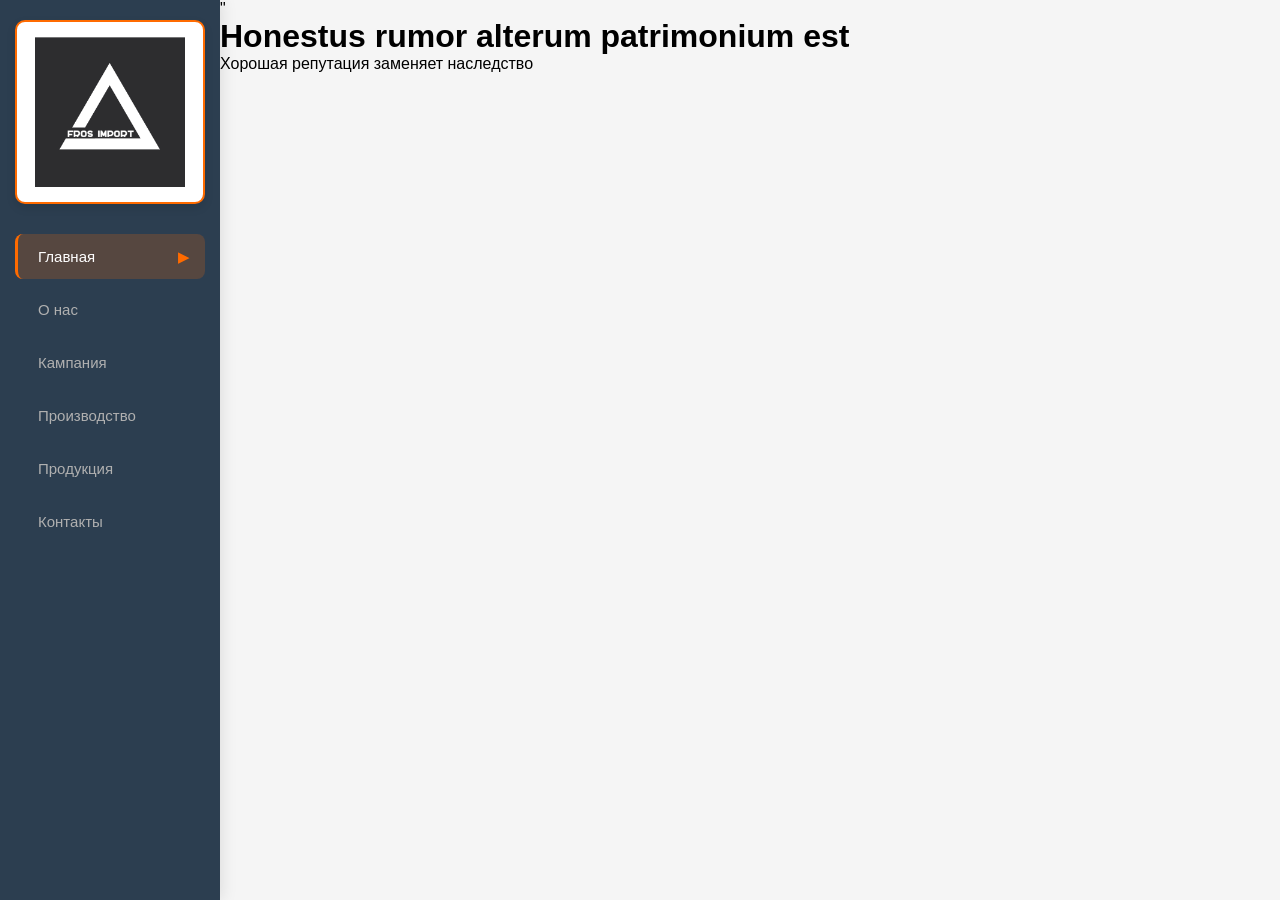
<file: index.html>
<!DOCTYPE html>
<html lang="ru">
<head>
    <style>
@media (max-width: 768px) {
    .slogan-container, .slogan-top, .content-wrapper, .main-content-area {
        width: 100% !important;
        max-width: 100% !important;
        padding: 0 !important;
        margin: 0 !important;
        display: block !important;
        box-sizing: border-box !important;
    }
    .compact-slogan {
        width: calc(100% - 20px) !important;
        margin-left: 10px !important;
        margin-right: 10px !important;
        max-width: none !important;
        padding: 8px 12px !important;
        display: flex !important;
        flex-direction: column !important;
        align-items: center !important;
        justify-content: center !important;
        gap: 4px !important;
        background: rgba(255,255,255,0.95) !important;
        border: 2px solid #ff6b00 !important;
        border-radius: 8px !important;
    }
    .latin-quote {
        font-size: 12px !important;
        line-height: 1.2 !important;
        text-align: center !important;
        margin: 0 !important;
        white-space: normal !important;
        word-break: keep-all !important;
    }
    .russian-translation {
        font-size: 10px !important;
        text-align: center !important;
        margin: 0 !important;
        white-space: normal !important;
        word-break: keep-all !important;
    }
    .quote-decoration {
        font-size: 20px !important;
        margin: 0 !important;
        margin-bottom: 4px !important;
        line-height: 1 !important;
    }
}
</style>
    <meta charset="UTF-8">
    <meta name="viewport" content="width=device-width, initial-scale=1.0">
    <title>Fros import - Главная</title>
    <link rel="stylesheet" href="sidebar.css"/>
    <link rel="stylesheet" href="home-styles.css">
    
</head>
    <body>
       <aside class="common-sidebar">
           <div class="common-logo-container">
           
    <img src="image/Fross.png" alt="Логотип" class="common-logo">
            </div>
    <nav class="common-nav">
        <a href="index.html" class="common-nav-link active">Главная</a>
        <a href="О нас/index.html" class="common-nav-link">О нас</a>
        <a href="Кампания/index.html" class="common-nav-link">Кампания</a>
        <a href="Производство/index.html" class="common-nav-link">Производство</a>
        <a href="Продукция/index.html" class="common-nav-link">Продукция</a>
        <a href="Контакты/index.html" class="common-nav-link">Контакты</a>
        
            </nav>
            </aside>
            <main class="main-content-area">
                <div class="slogan-container">
            <div class="slogan-top">
                <div class="compact-slogan">
                    <div class="quote-decoration">"</div>
                   <div class="slogan-text">
               <h1 class="latin-quote">Honestus rumor alterum patrimonium est</h1>
                   <p class="russian-translation">Хорошая репутация заменяет наследство</p> 
                    </div>
            </div>
            </div>
        
        </div>
                <div class="content-wrapper">
                <div class="full-background"></div>  
                </div>
        </main>
    </body>
               
</html>
</file>
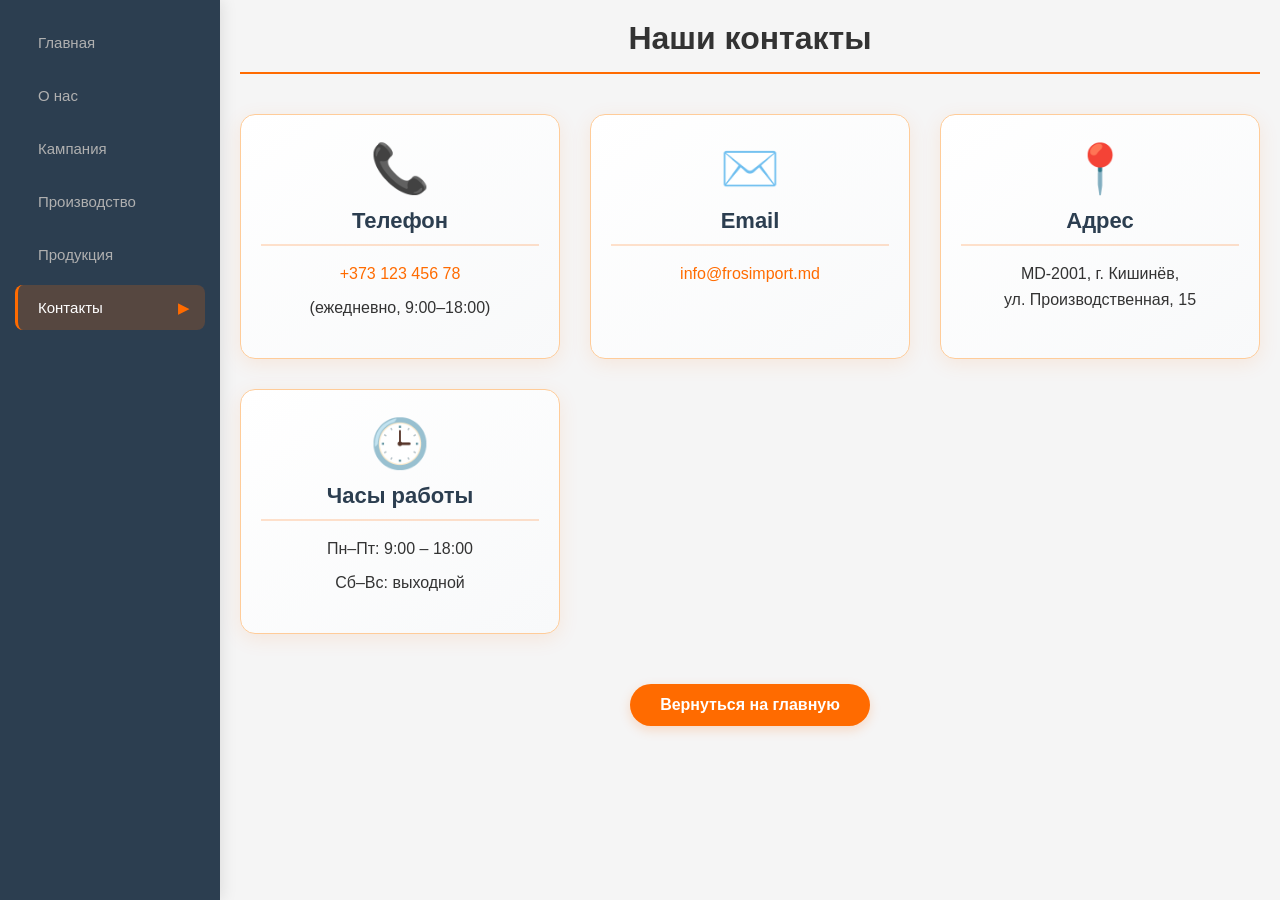
<file: Контакты/index.html>
<!DOCTYPE html>
<html lang="ru">
<head>
    <meta charset="UTF-8">
    <meta name="viewport" content="width=device-width, initial-scale=1.0">
    <title>Контакты - Fros Import</title>
    <link rel="stylesheet" href="../sidebar.css">
    <link rel="stylesheet" href="style.css">
    <!-- <link rel="stylesheet" href="../styles.css"> -->
</head>
<body>
    <aside class="common-sidebar without-logo">
        <nav class="common-nav">
            <a href="../index.html" class="common-nav-link">Главная</a>
            <a href="../О нас/index.html" class="common-nav-link">О нас</a>
            <a href="../Кампания/index.html" class="common-nav-link">Кампания</a>
            <a href="../Производство/index.html" class="common-nav-link">Производство</a>
            <a href="../Продукция/index.html" class="common-nav-link">Продукция</a>
            <a href="../Контакты/index.html" class="common-nav-link active">Контакты</a>
        </nav>
    </aside>

    <main class="main-content-area">
        <div class="content-wrapper">
            <h1 class="page-title">Наши контакты</h1>

            <div class="contacts-grid">
                <div class="contact-card">
                    <div class="contact-icon">📞</div>
                    <h3>Телефон</h3>
                    <p><a href="tel:+37312345678">+373 123 456 78</a></p>
                    <p class="contact-note">(ежедневно, 9:00–18:00)</p>
                </div>

                <div class="contact-card">
                    <div class="contact-icon">✉️</div>
                    <h3>Email</h3>
                    <p><a href="mailto:info@frosimport.md">info@frosimport.md</a></p>
                </div>

                <div class="contact-card">
                    <div class="contact-icon">📍</div>
                    <h3>Адрес</h3>
                    <p>MD-2001, г. Кишинёв,<br>ул. Производственная, 15</p>
                </div>

                <div class="contact-card">
                    <div class="contact-icon">🕒</div>
                    <h3>Часы работы</h3>
                    <p>Пн–Пт: 9:00 – 18:00</p>
                    <p>Сб–Вс: выходной</p>
                </div>
            </div>

            <div class="back-link">
                <a href="../index.html">Вернуться на главную</a>
            </div>
        </div>
    </main>
</body>
</html>
</file>
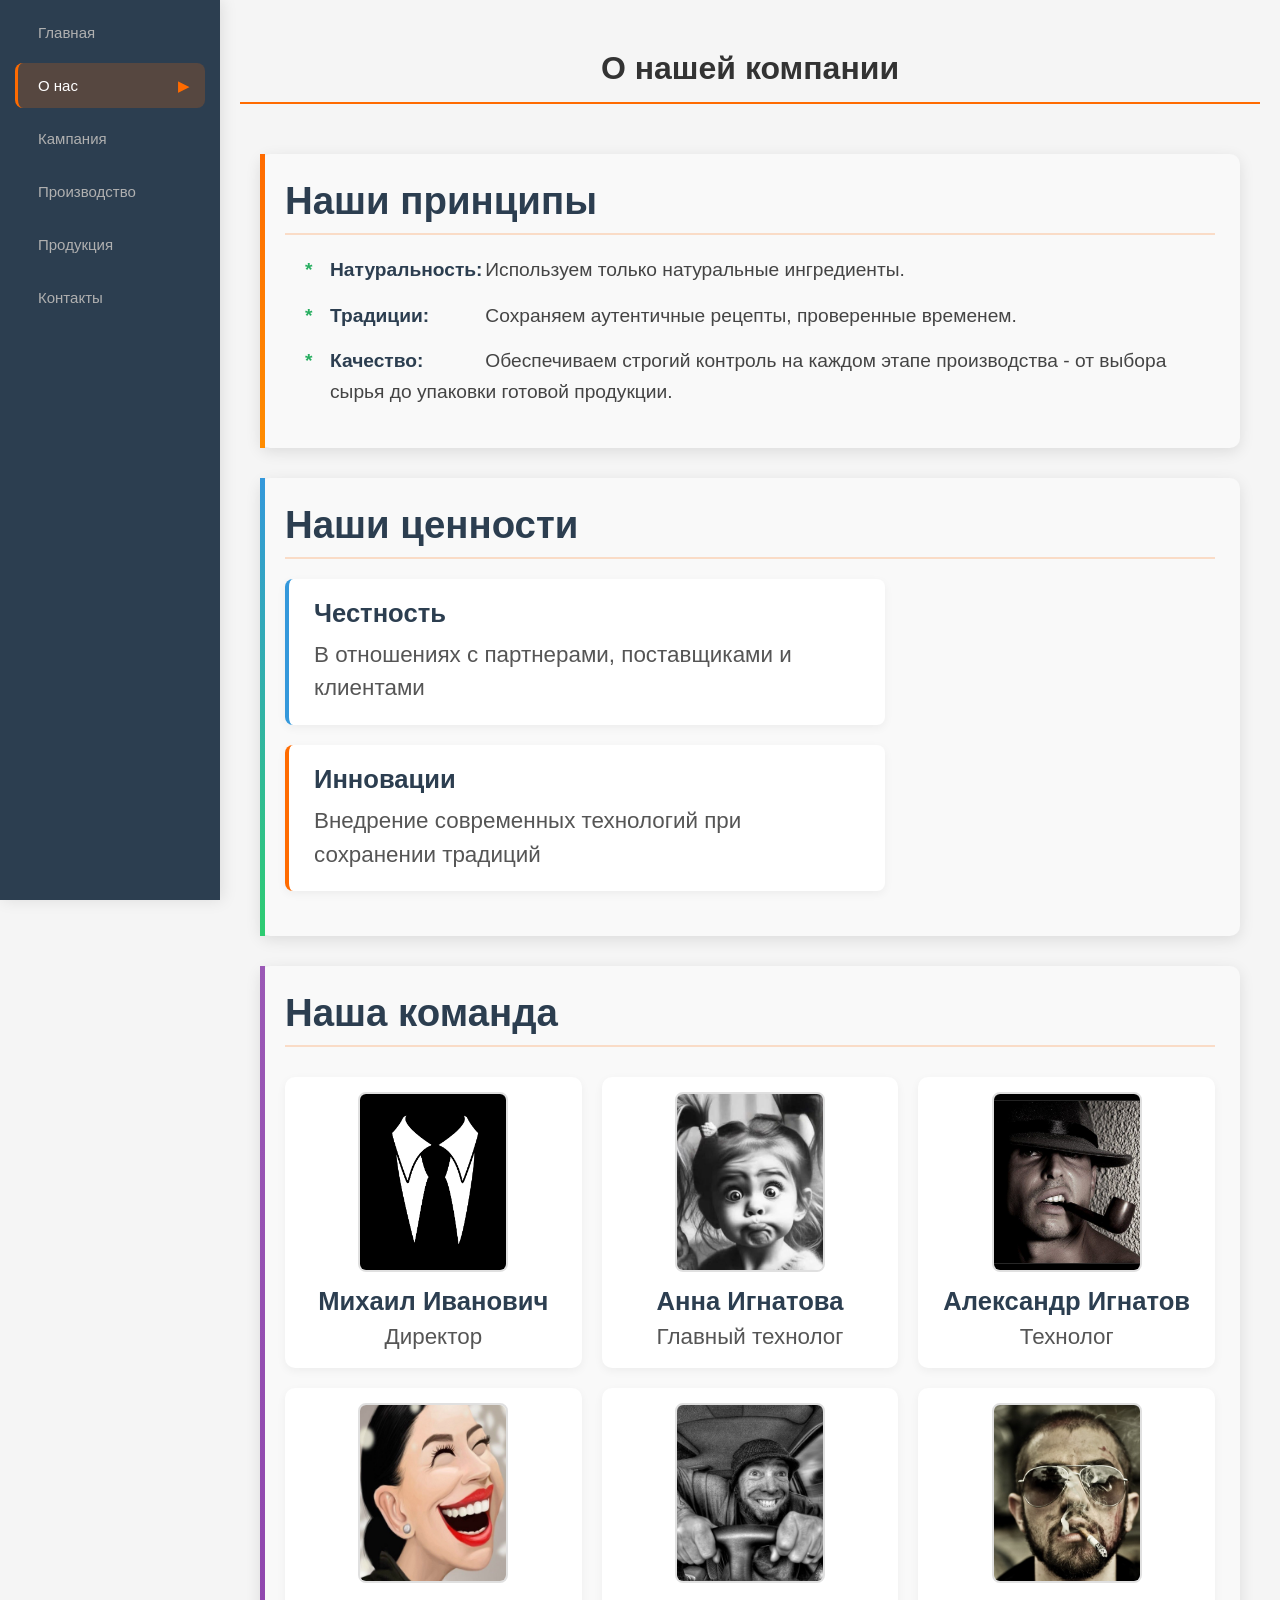
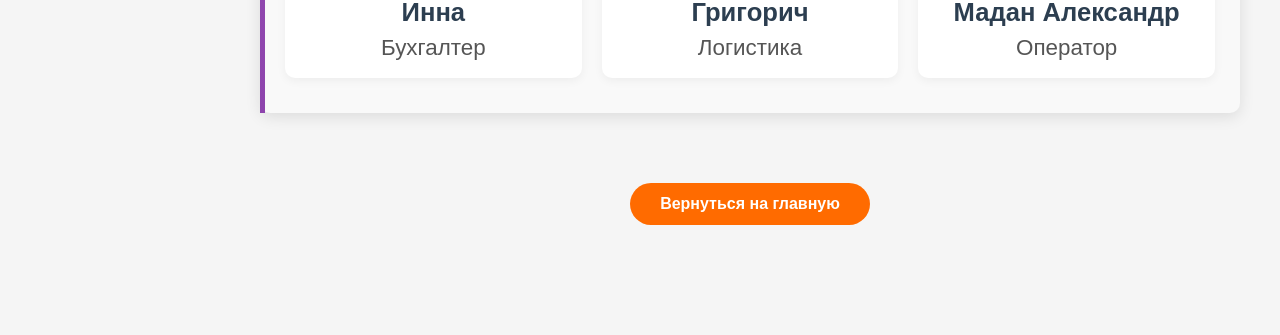
<file: О нас/index.html>
<!DOCTYPE html>
<html lang="ru">
<head>
    <meta charset="UTF-8">
    <meta name="viewport" content="width=device-width, initial-scale=1.0">
    <title>О нас - Fros Import SRL</title>
    <link rel="stylesheet" href="../sidebar.css">
    <link rel="stylesheet" href="style.css">
    <!-- <link rel="stylesheet" href="../styles.css"> --> <!-- закомментировано, если не нужен -->
</head>
<body>
    <aside class="common-sidebar without-logo">
        <nav class="common-nav">
            <a href="../index.html" class="common-nav-link">Главная</a>
            <a href="../О нас/index.html" class="common-nav-link active">О нас</a>
            <a href="../Кампания/index.html" class="common-nav-link">Кампания</a>
            <a href="../Производство/index.html" class="common-nav-link">Производство</a>
            <a href="../Продукция/index.html" class="common-nav-link">Продукция</a>
            <a href="../Контакты/index.html" class="common-nav-link">Контакты</a>
        </nav>
    </aside>

    <main class="main-content-area">
        <div class="content-wrapper">
            <h1 class="page-title">О нашей компании</h1>

            <div class="about-container">
                <div class="about-item">
                    <h3 class="about-subtitle">Наши принципы</h3>
                    <ul class="about-list">
                        <li><strong>Натуральность:</strong> Используем только натуральные ингредиенты.</li>
                        <li><strong>Традиции:</strong> Сохраняем аутентичные рецепты, проверенные временем.</li>
                        <li><strong>Качество:</strong> Обеспечиваем строгий контроль на каждом этапе производства - от выбора сырья до упаковки готовой продукции.</li>
                    </ul>
                </div>

                <div class="about-item values-item">
                    <h3 class="about-subtitle">Наши ценности</h3>
                    <div class="value-container">
                        <div class="value-card">
                            <h4>Честность</h4>
                            <p>В отношениях с партнерами, поставщиками и клиентами</p>
                        </div>
                        <div class="value-card">
                            <h4>Инновации</h4>
                            <p>Внедрение современных технологий при сохранении традиций</p>
                        </div>
                    </div>
                </div>

                <div class="about-item">
                    <h3 class="about-subtitle">Наша команда</h3>
                    <div class="team-container">
                        <div class="team-member">
                            <div class="photo-placeholder">
                                <img src="image/team8.jpg" onerror="this.onerror=null; this.src='https://via.placeholder.com/150x180/3498db/ffffff?text=Фото'">
                            </div>
                            <h4>Михаил Иванович</h4>
                            <p>Директор</p>
                        </div>
                        <div class="team-member">
                            <div class="photo-placeholder">
                                <img src="image/team1.jpg" onerror="this.onerror=null; this.src='https://via.placeholder.com/150x180/3498db/ffffff?text=Фото'">
                            </div>
                            <h4>Анна Игнатова</h4>
                            <p>Главный технолог</p>
                        </div>
                        <div class="team-member">
                            <div class="photo-placeholder">
                                <img src="image/team7.jpg" onerror="this.onerror=null; this.src='https://via.placeholder.com/150x180/3498db/ffffff?text=Фото'">
                            </div>
                            <h4>Александр Игнатов</h4>
                            <p>Технолог</p>
                        </div>
                        <div class="team-member">
                            <div class="photo-placeholder">
                                <img src="image/team4.jpg" onerror="this.onerror=null; this.src='https://via.placeholder.com/150x180/3498db/ffffff?text=Фото'">
                            </div>
                            <h4>Инна</h4>
                            <p>Бухгалтер</p>
                        </div>
                        <div class="team-member">
                            <div class="photo-placeholder">
                                <img src="image/team3.jpg" onerror="this.onerror=null; this.src='https://via.placeholder.com/150x180/3498db/ffffff?text=Фото'">
                            </div>
                            <h4>Григорич</h4>
                            <p>Логистика</p>
                        </div>
                        <div class="team-member">
                            <div class="photo-placeholder">
                                <img src="image/first.jpg" onerror="this.onerror=null; this.src='https://via.placeholder.com/150x180/3498db/ffffff?text=Фото'">
                            </div>
                            <h4>Мадан Александр</h4>
                            <p>Оператор</p>
                        </div>
                    </div>
                </div>

                <div class="back-link">
                    <a href="../index.html">Вернуться на главную</a>
                </div>
            </div>
        </div>
    </main>
</body>
</html>
</file>
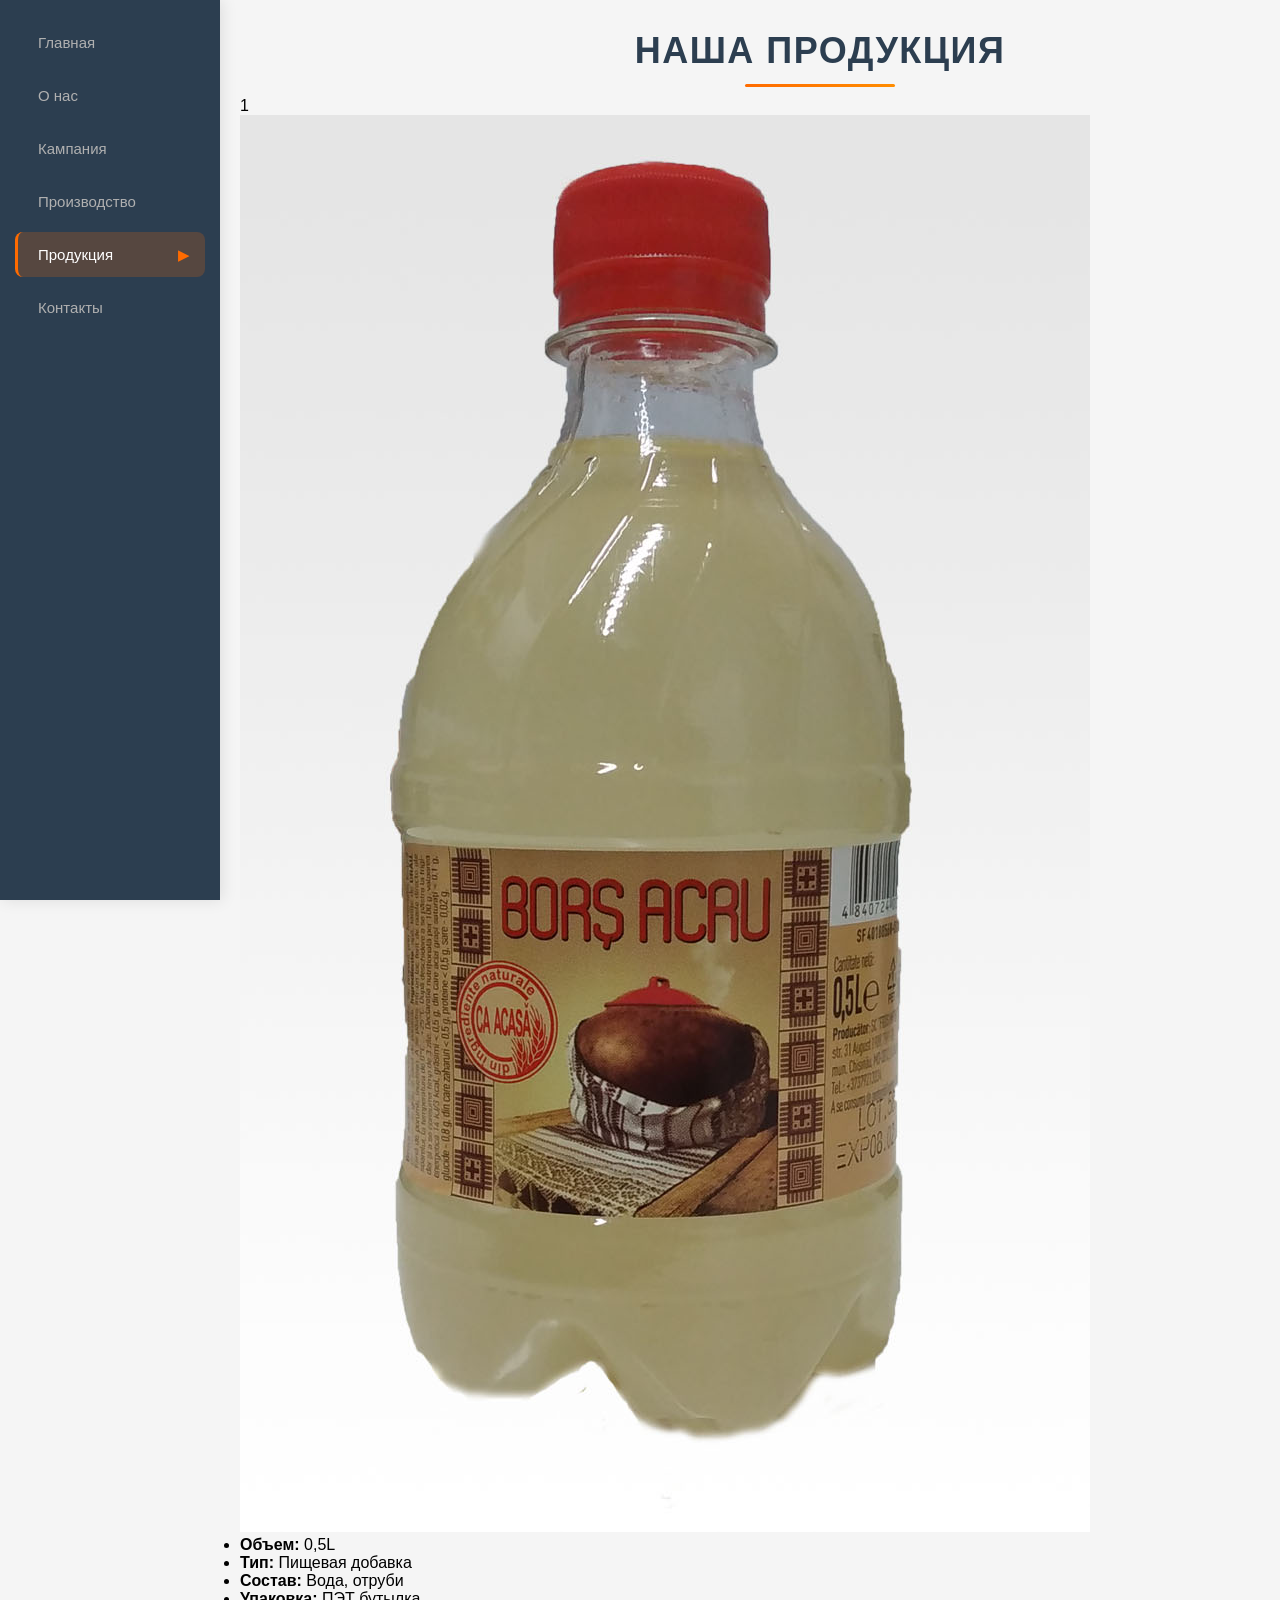
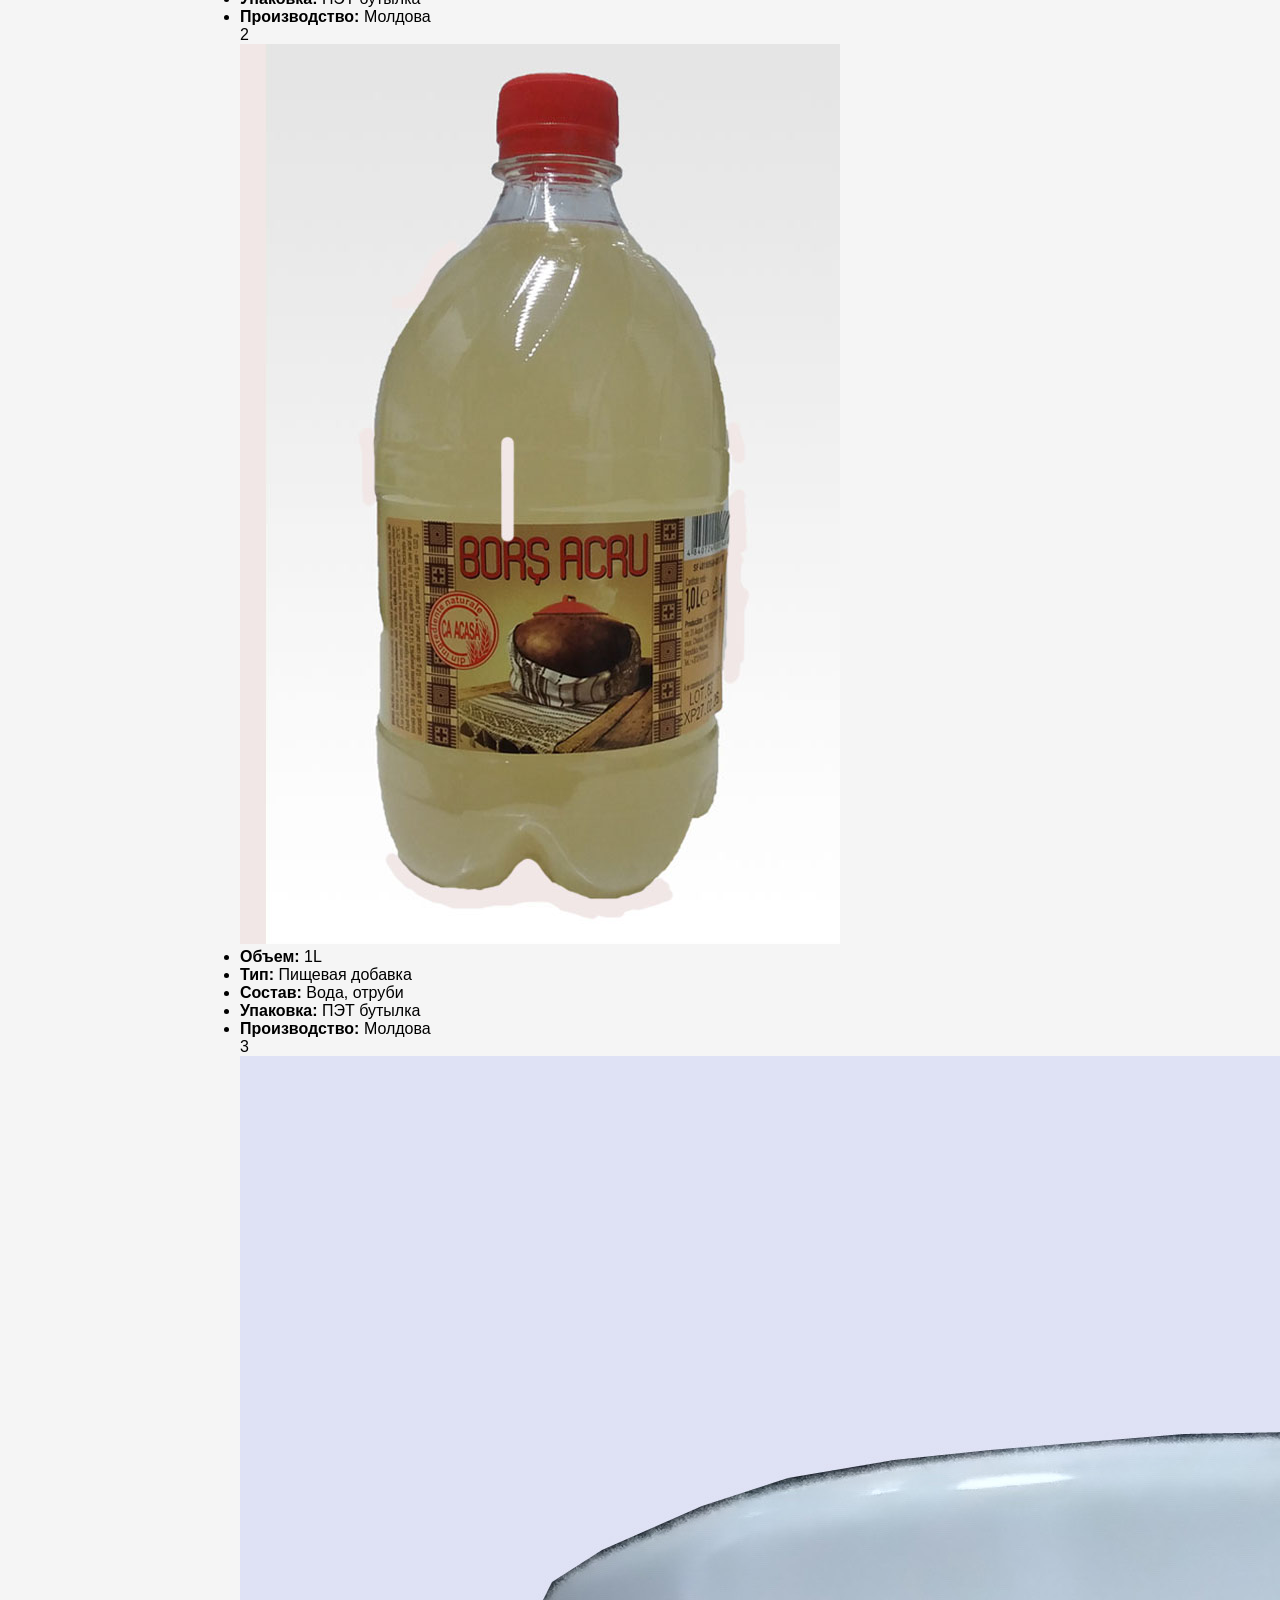
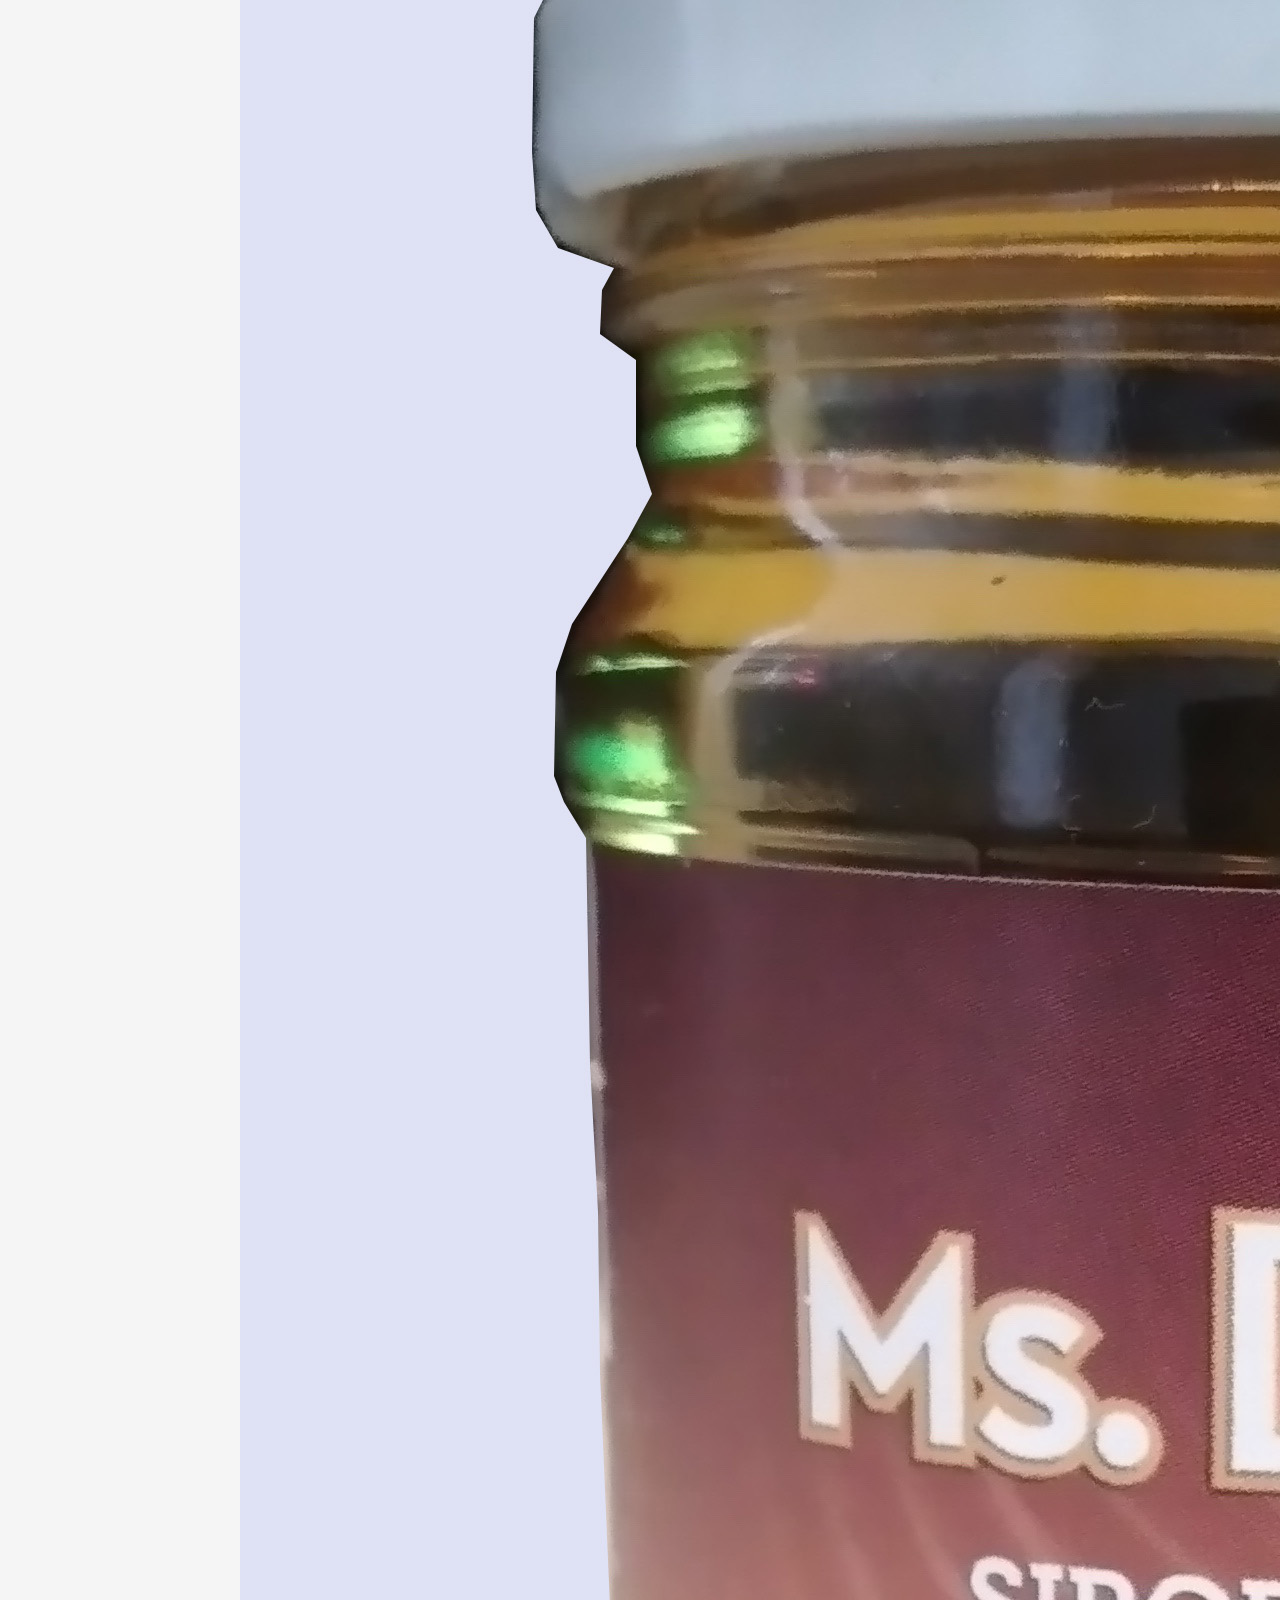
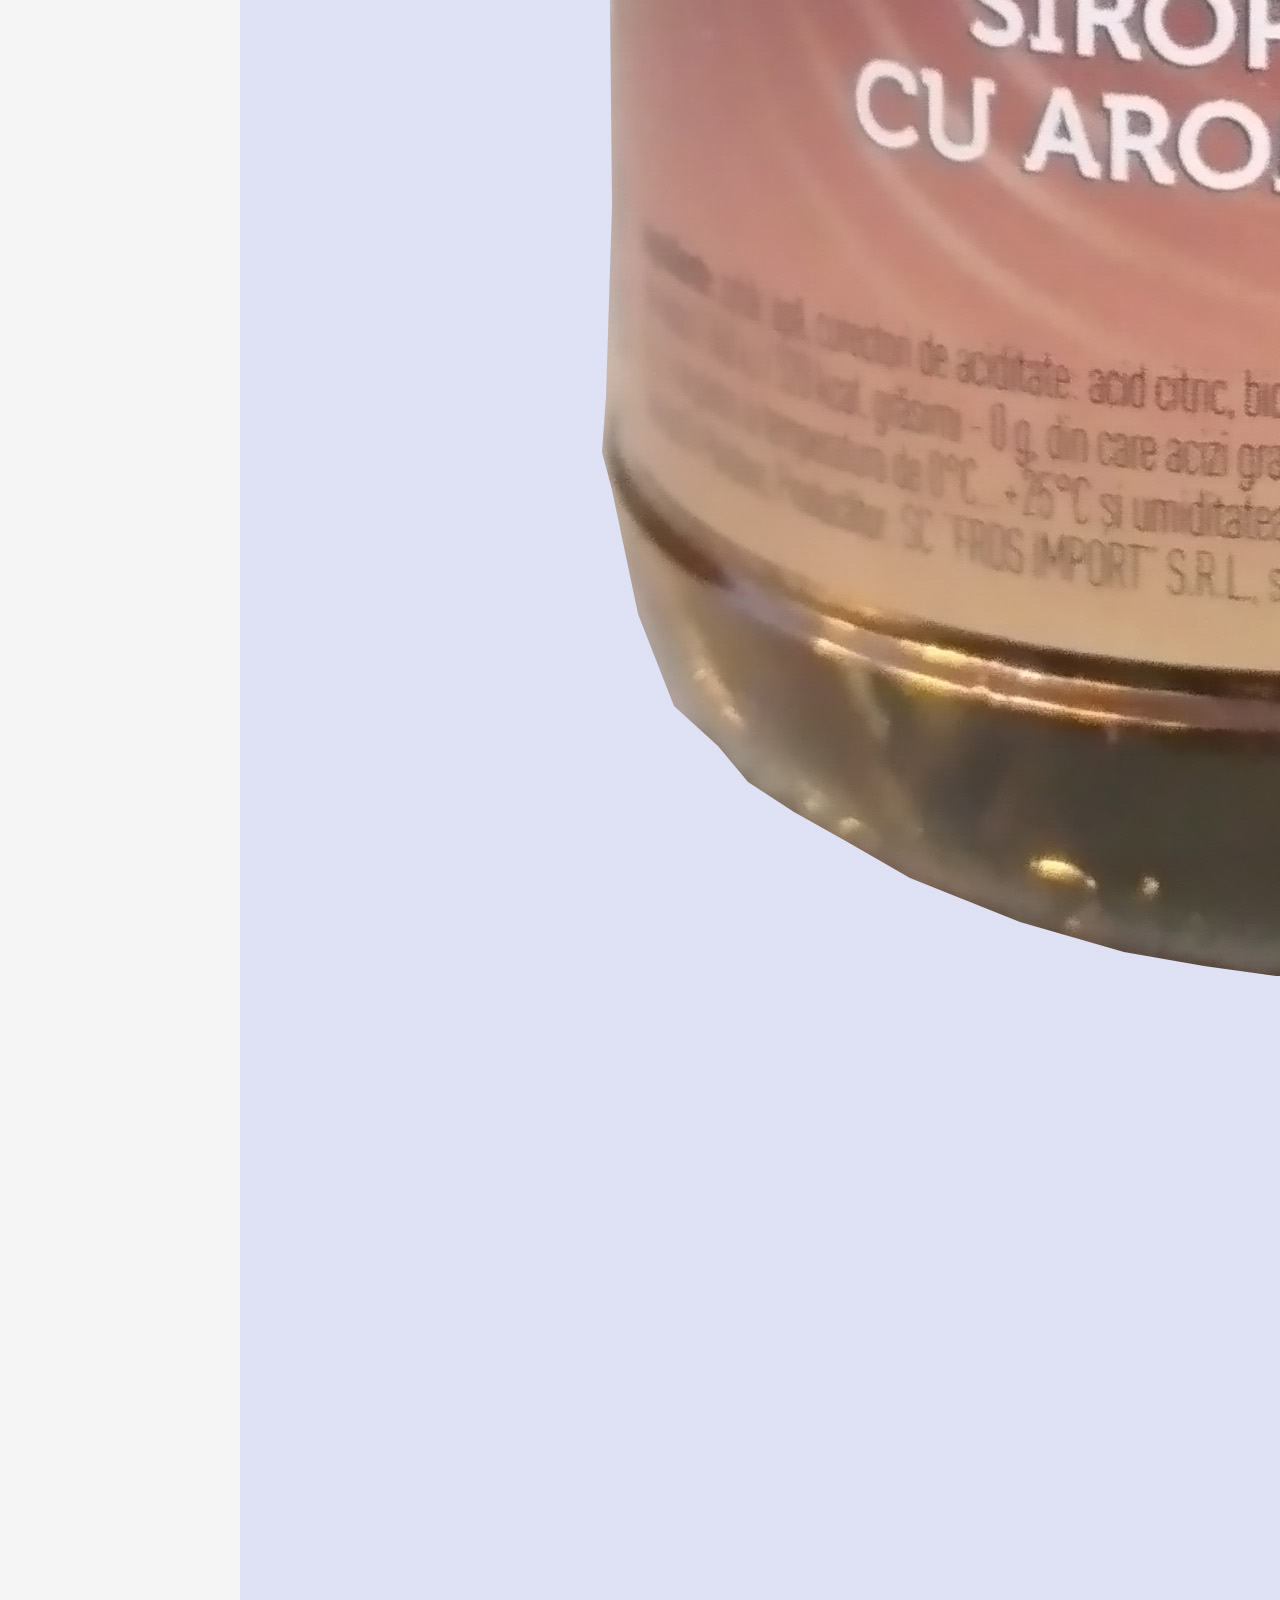
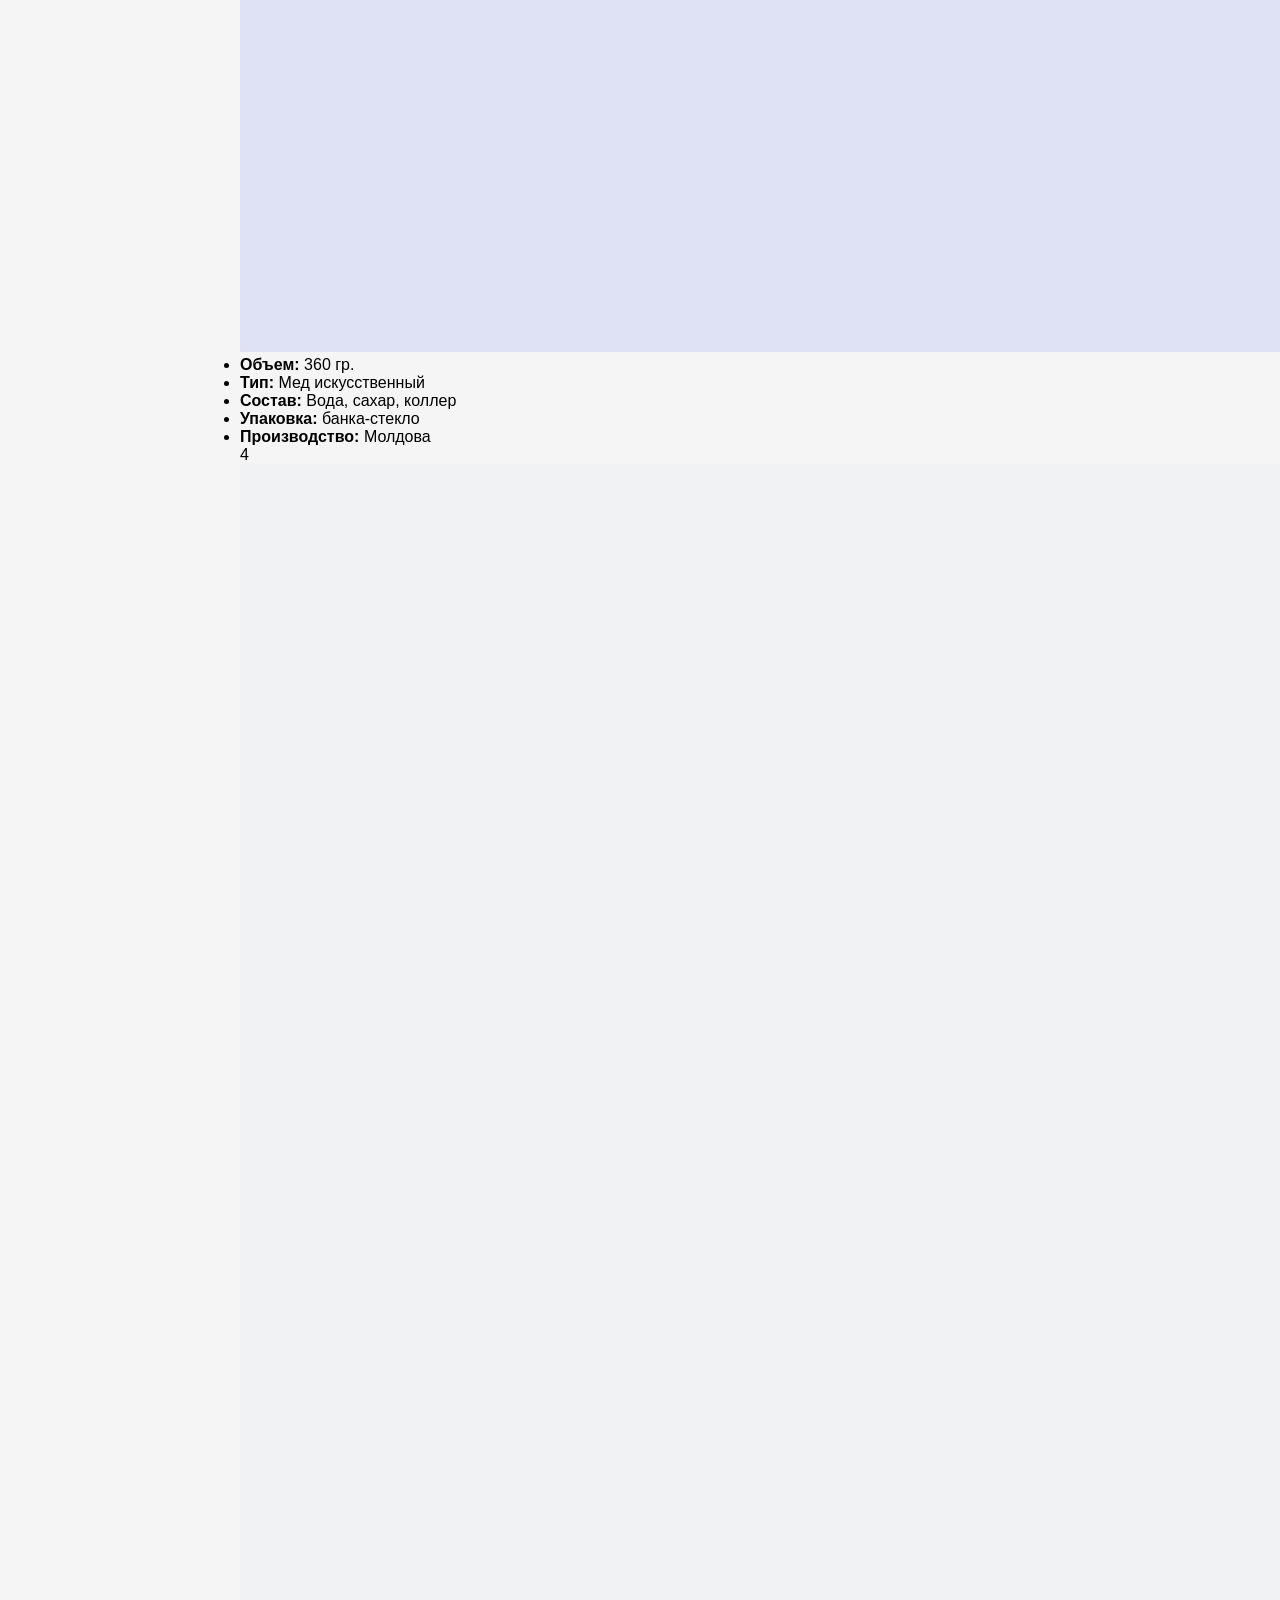
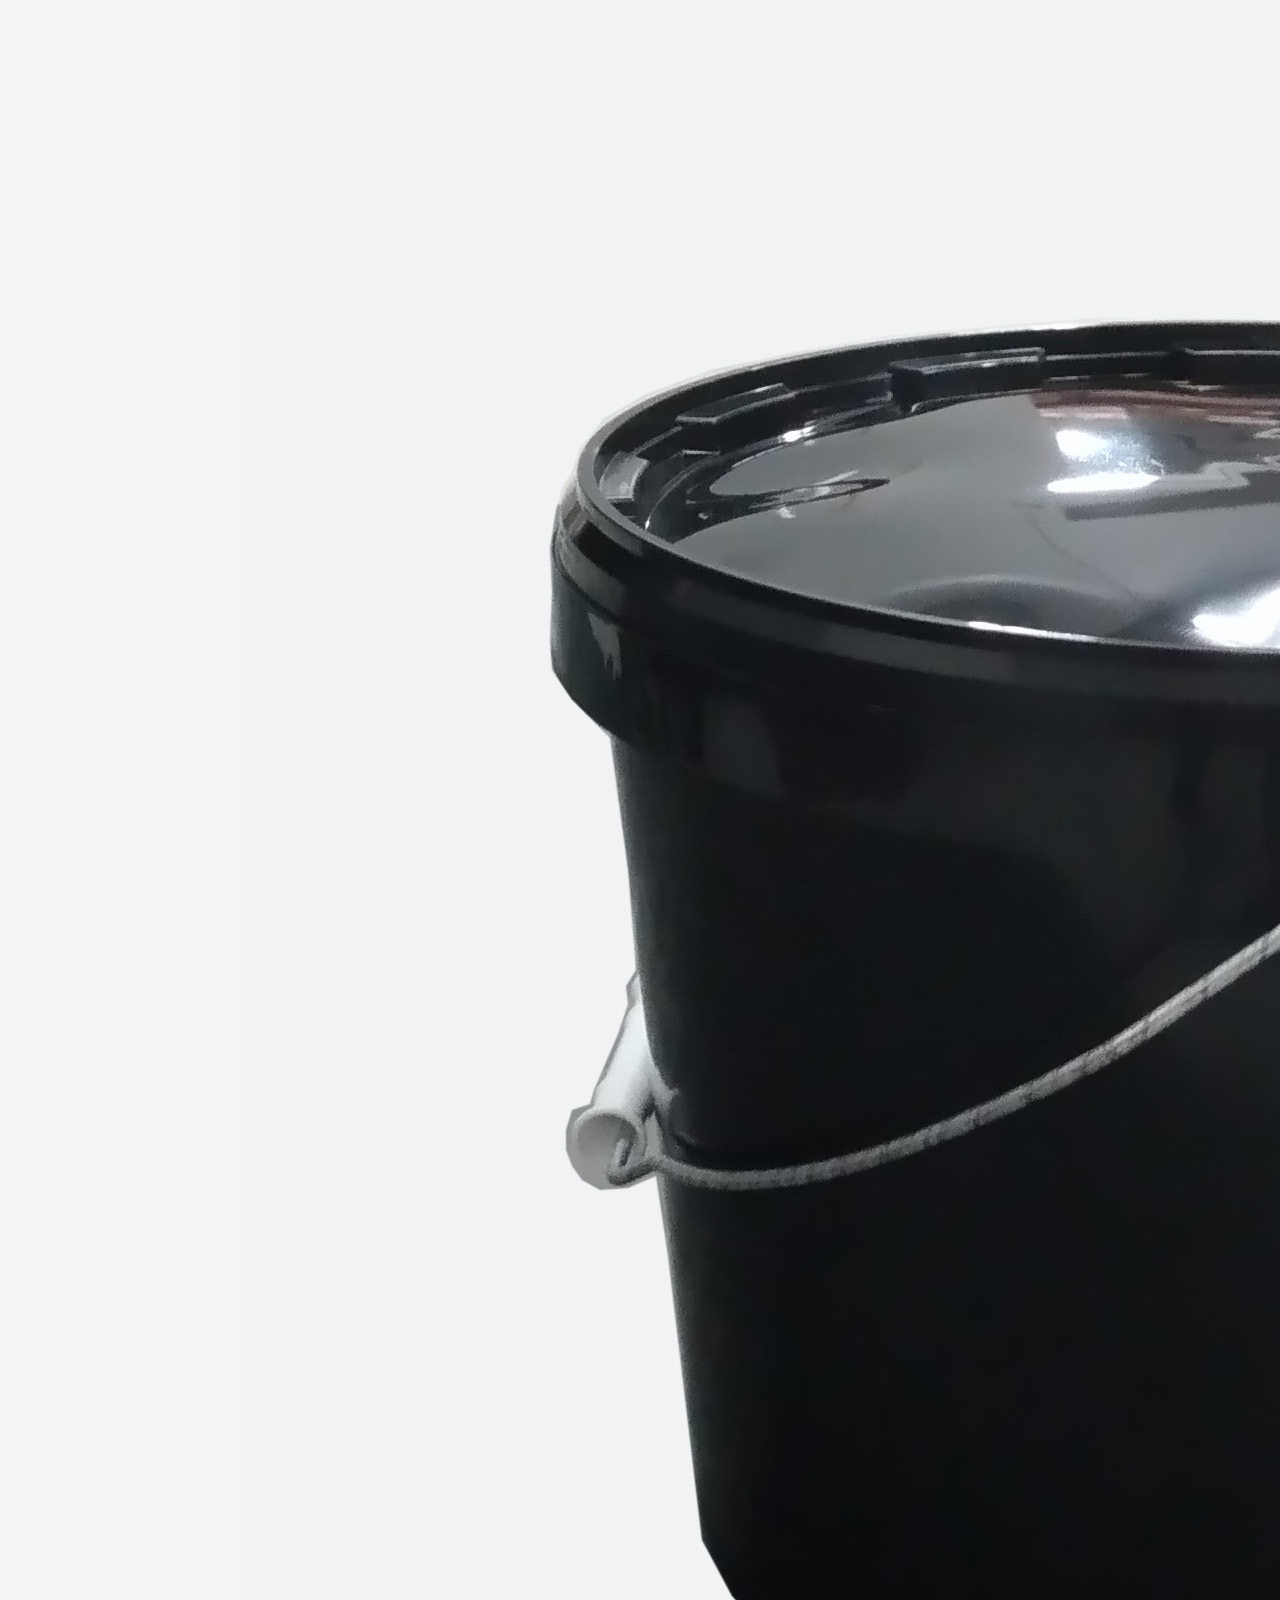
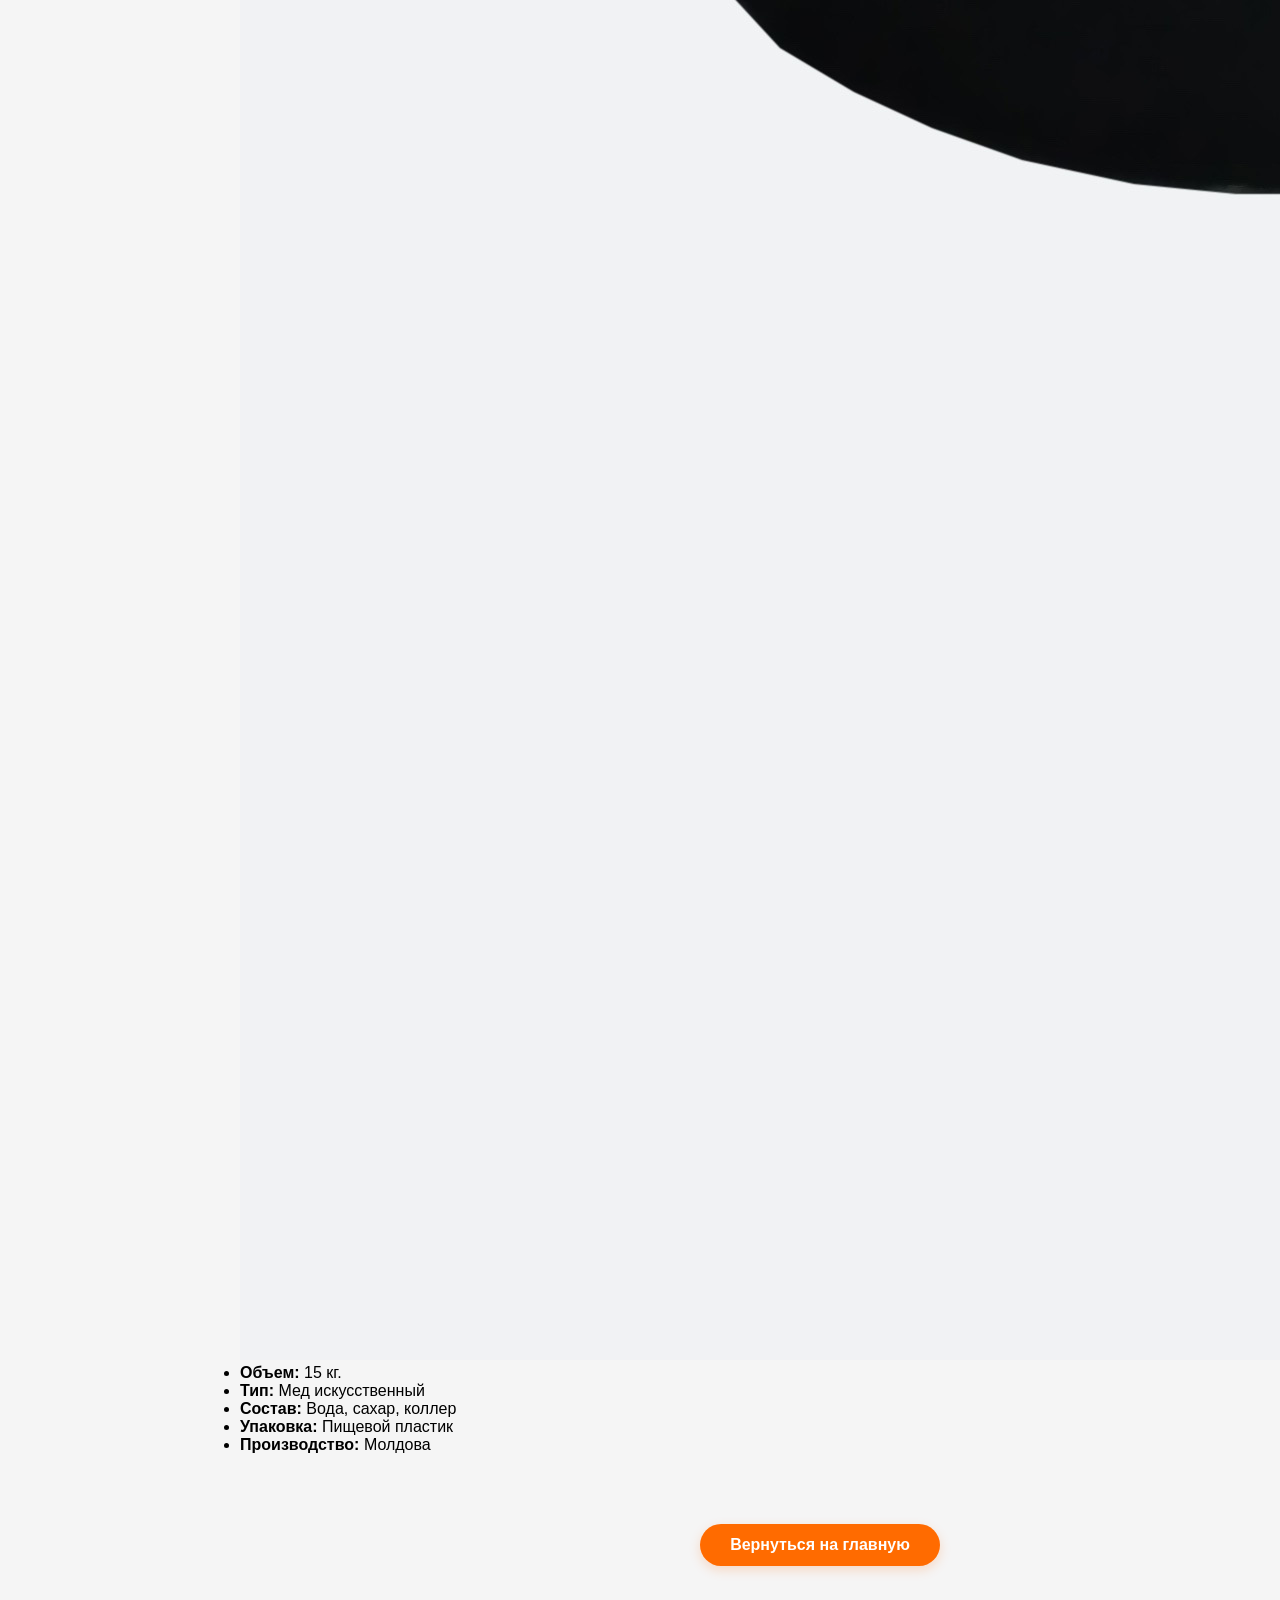
<file: Производство/index.html>
<!DOCTYPE html>
<html lang="ru">
<head>
    <meta charset="UTF-8">
    <meta name="viewport" content="width=device-width, initial-scale=1.0">
    <title>Продукция - Fros Import</title>
    <link rel="stylesheet" href="../sidebar.css">
    <link rel="stylesheet" href="style.css">
    <!-- <link rel="stylesheet" href="../styles.css"> -->
</head>
<body>
    <aside class="common-sidebar without-logo">
        <nav class="common-nav">
            <a href="../index.html" class="common-nav-link">Главная</a>
            <a href="../О нас/index.html" class="common-nav-link">О нас</a>
            <a href="../Кампания/index.html" class="common-nav-link">Кампания</a>
            <a href="../Производство/index.html" class="common-nav-link">Производство</a>
            <a href="../Продукция/index.html" class="common-nav-link active">Продукция</a>
            <a href="../Контакты/index.html" class="common-nav-link">Контакты</a>
        </nav>
    </aside>

    <main class="main-content-area">
        <div class="content-wrapper">
            <h1 class="page-title">Наша продукция</h1>
            <div class="product-grid">
                <!-- Карточка 1 -->
                <div class="product-card">
                    <div class="product-number">1</div>
                     <img src="image/Bors0.5L.jpg" alt="Bors 0,5L" class="product-image">
                     <div class="product-info">
                        <ul class="product-details">
                            <li><strong>Объем:</strong> 0,5L</li>
                            <li><strong>Тип:</strong> Пищевая добавка</li>
                            <li><strong>Состав:</strong> Вода, отруби</li>
                            <li><strong>Упаковка:</strong> ПЭТ бутылка</li>
                            <li><strong>Производство:</strong> Молдова</li>
                        </ul>
                    </div>
                </div>
                <!-- Карточка 2 -->
                <div class="product-card">
                    <div class="product-number">2</div>
                    <img src="image/Bors1L.jpg" alt="Bors 1,0L" class="product-image">
                    <div class="product-info">
                        <ul class="product-details">
                            <li><strong>Объем:</strong> 1L</li>
                            <li><strong>Тип:</strong> Пищевая добавка</li>
                            <li><strong>Состав:</strong> Вода, отруби</li>
                            <li><strong>Упаковка:</strong> ПЭТ бутылка</li>
                            <li><strong>Производство:</strong> Молдова</li>
                        </ul>
                    </div>
                </div>
                <!-- Карточка 3 -->
                <div class="product-card">
                    <div class="product-number">3</div>
                    <img src="image/miere1.jpg" alt="Miere 360" class="product-image">
                    <div class="product-info">
                        <ul class="product-details">
                            <li><strong>Объем:</strong> 360 гр.</li>
                            <li><strong>Тип:</strong> Мед искусственный</li>
                            <li><strong>Состав:</strong> Вода, сахар, коллер</li>
                            <li><strong>Упаковка:</strong> банка-стекло</li>
                            <li><strong>Производство:</strong> Молдова</li>
                        </ul>
                    </div>
                </div>
                <!-- Карточка 4 -->
                <div class="product-card">
                    <div class="product-number">4</div>
                    <img src="image/vedro.jpg" alt="ведро 15 кг" class="product-image">
                    <div class="product-info">
                        <ul class="product-details">
                            <li><strong>Объем:</strong> 15 кг.</li>
                            <li><strong>Тип:</strong> Мед искусственный</li>
                            <li><strong>Состав:</strong> Вода, сахар, коллер</li>
                            <li><strong>Упаковка:</strong> Пищевой пластик</li>
                            <li><strong>Производство:</strong> Молдова</li>
                        </ul>
                    </div>
                </div>
            </div>
            <div class="back-link">
                <a href="../index.html">Вернуться на главную</a>
            </div>
        </div>
    </main>
</body>
</html>
</file>
<file: sidebar.css>
* { 
    margin: 0;
    padding: 0;
    box-sizing: border-box;
}
body {
    font-family: 'Segoe UI', Tahoma, Geneva, Verdana, sans-serif;
    min-height: 100vh;
    display: flex;
    background: #f5f5f5;
}
.common-sidebar {
    width: 220px;
    background: #2c3e50;
    display: flex;
    flex-direction: column;
    position: fixed;
    left: 0;
    top: 0;
    bottom: 0;
    z-index: 100;
    box-shadow: 2px 0 15px rgba(0, 0, 0, 0.1);
    padding: 20px 15px;    
}
.common-logo-container {
    background: white;
    border-radius: 10px;
    padding: 15px;
    margin-bottom: 30px;
    display: flex;
    justify-content: center;
    align-items: center;
    box-shadow: 0 4px 10px rgba(0, 0, 0, 0.1);
    border: 2px solid #ff6b00;
}
.common-logo {
    width: 100%;
    height: auto;
    max-width: 150px;
}
.common-nav {
    display: flex;
    flex-direction: column;
    flex-grow: 1;
}
.common-nav-link {
    text-decoration: none;
    color: #b0b0b0;
    padding: 14px 20px;
    border-radius: 8px;
    transition: all 0.3s ease;
    font-size: 15px;
    font-weight: 500;
    display: flex;
    align-items: center;
    position: relative;
    border-left: 3px solid transparent;
    margin-bottom: 8px;    
}
.common-nav-link:last-child {
    margin-bottom: 0;
}
.common-nav-link:hover {
    background: rgba(255, 255, 255, 0.1);
    color: white;
    transform: translateX(5px);
}
.common-nav-link.active {
    background: rgba(255, 107, 0, 0.2);
    color: white;
    border-left-color: #ff6b00;
}
.common-nav-link.active::before {
    content: "\25B6";
    position: absolute;
    right: 15px;
    color: #ff6b00;
}
.main-content-area {
    margin-left: 220px;
    flex: 1;
    min-height: 100vh;
    position: relative;
}

/* --- Адаптация для телефонов --- */
@media (max-width: 768px) {
    body {
        flex-wrap: wrap;
        flex-direction: column;
    }
    .common-sidebar {
        width: 100%;
        position: relative;
        height: auto;
        padding: 10px;
        margin-bottom: 0;
        flex-direction: column;  /* вертикально на мобильных по умолчанию */
    }
    .main-content-area {
        margin-left: 0;
        width: 100%;
        padding: 10px;
    }
    .common-logo-container {
        margin-bottom: 10px;
        padding: 8px;
        max-width: 120px;
        margin-left: auto;
        margin-right: auto;
    }
    .common-logo {
        max-width: 100px;
    }
    .common-nav {
        flex-direction: row;
        flex-wrap: wrap;
        justify-content: center;
    }
    .common-nav-link {
        padding: 6px 10px;
        font-size: 12px;
        margin-bottom: 0;
        margin-right: 5px;
        width: auto;
        white-space: nowrap;
    }
    .common-nav-link:last-child {
        margin-right: 0;
    }
    /* Убираем треугольник на мобильных */
    .common-nav-link.active::before {
        content: none;
    }
    /* Активная ссылка подчёркивается снизу */
    .common-nav-link.active {
        border-left-color: transparent;
        border-bottom: 2px solid #ff6b00;
        border-radius: 0;
    }
}
</file>
<file: home-styles.css>
* { 
    margin: 0;
    padding: 0;
    box-sizing: border-box;
}
body {
    font-family: 'Segoe UI', Tahoma, Geneva, Verdana, sans-serif;
    min-height: 100vh;
    display: flex;
    background: #f5f5f5;
}
.common-sidebar {
    width: 220px;
    background: #2c3e50;
    display: flex;
    flex-direction: column;
    position: fixed;
    left: 0;
    top: 0;
    bottom: 0;
    z-index: 100;
    box-shadow: 2px 0 15px rgba(0, 0, 0, 0.1);
    padding: 20px 15px;    
}
.common-logo-container {
    background: white;
    border-radius: 10px;
    padding: 15px;
    margin-bottom: 30px;
    display: flex;
    justify-content: center;
    align-items: center;
    box-shadow: 0 4px 10px rgba(0, 0, 0, 0.1);
    border: 2px solid #ff6b00;
}
.common-logo {
    width: 100%;
    height: auto;
    max-width: 150px;
}
.common-nav {
    display: flex;
    flex-direction: column;
    flex-grow: 1;
}
.common-nav-link {
    text-decoration: none;
    color: #b0b0b0;
    padding: 14px 20px;
    border-radius: 8px;
    transition: all 0.3s ease;
    font-size: 15px;
    font-weight: 500;
    display: flex;
    align-items: center;
    position: relative;
    border-left: 3px solid transparent;
    margin-bottom: 8px;    
}
.common-nav-link:last-child {
    margin-bottom: 0;
}
.common-nav-link:hover {
    background: rgba(255, 255, 255, 0.1);
    color: white;
    transform: translateX(5px);
}
.common-nav-link.active {
    background: rgba(255, 107, 0, 0.2);
    color: white;
    border-left-color: #ff6b00;
}
.common-nav-link.active::before {
    content: "\25B6";
    position: absolute;
    right: 15px;
    color: #ff6b00;
}
/* Для страниц без логотипа */
.common-sidebar.without-logo .common-nav {
    margin-top: 0;
}
.main-content-area {
    margin-left: 220px;
    flex: 1;
    min-height: 100vh;
    position: relative;
}

/* --- Адаптация для телефонов --- */
@media (max-width: 768px) {
    body {
        flex-wrap: wrap;
        flex-direction: column;
    }
    .common-sidebar {
        width: 100%;
        position: relative;
        height: auto;
        padding: 10px;
        margin-bottom: 0;
        flex-direction: column;
    }
    .main-content-area {
        margin-left: 0;
        width: 100%;
        padding: 10px;
    }
    .common-logo-container {
        margin-bottom: 10px;
        padding: 8px;
        max-width: 120px;
        margin-left: auto;
        margin-right: auto;
    }
    .common-logo {
        max-width: 100px;
    }
    .common-nav {
        flex-direction: row;
        flex-wrap: wrap;
        justify-content: center;
        gap: 5px; /* если Brackets не поддерживает, замените на margin у ссылок */
    }
    .common-nav-link {
        padding: 6px 10px;
        font-size: 12px;
        margin-bottom: 0;
        margin-right: 5px;
        width: auto;
        white-space: nowrap;
    }
    .common-nav-link:last-child {
        margin-right: 0;
    }
    /* Убираем треугольник на мобильных */
    .common-nav-link.active::before {
        content: none;
    }
    /* Активная ссылка подчёркивается снизу */
    .common-nav-link.active {
        border-left-color: transparent;
        border-bottom: 2px solid #ff6b00;
        border-radius: 0;
    }
    /* Для страниц без логотипа – компактнее */
    .common-sidebar.without-logo {
        padding-top: 5px;
        padding-bottom: 5px;
    }
}
</file>
<file: Контакты/style.css>
.main-content-area {
    margin-left: 220px;
    min-height: 100vh;
    position: relative;
}
.content-wrapper {
    max-width: 1200px;
    margin: 0 auto;
    padding: 20px;
}

.page-title {
    color: #333;
    margin-bottom: 40px;
    font-size: 32px;
    text-align: center;
    border-bottom: 2px solid #ff6b00;
    padding-bottom: 15px;
}

.contacts-grid {
    display: grid;
    grid-template-columns: repeat(auto-fit, minmax(250px, 1fr));
    gap: 30px;
    margin: 40px 0;
}

.contact-card {
    background: linear-gradient(145deg, #ffffff, #f8f9fa);
    border-radius: 15px;
    padding: 30px 20px;
    text-align: center;
    box-shadow: 0 5px 20px rgba(255, 107, 0, 0.1);
    border: 1px solid #ffcc99;
    transition: transform 0.3s ease, box-shadow 0.3s ease;
}

.contact-card:hover {
    transform: translateY(-5px);
    box-shadow: 0 10px 25px rgba(255, 107, 0, 0.15);
}

.contact-icon {
    font-size: 48px;
    margin-bottom: 15px;
    line-height: 1;
}

.contact-card h3 {
    color: #2c3e50;
    font-size: 22px;
    margin-bottom: 15px;
    padding-bottom: 10px;
    border-bottom: 2px solid rgba(255, 107, 0, 0.2);
}

.contact-card p {
    color: #333;
    font-size: 16px;
    line-height: 1.6;
    margin: 8px 0;
}

.contact-card a {
    color: #ff6b00;
    text-decoration: none;
    font-weight: 500;
    transition: color 0.3s ease;
}

.contact-card a:hover {
    color: #cc5500;
    text-decoration: underline;
}

.contact-note {
    font-size: 14px;
    color: #666;
    margin-top: 10px;
}

.back-link {
    margin-top: 50px;
    text-align: center;
}

.back-link a {
    display: inline-block;
    background-color: #ff6b00;
    color: white;
    text-decoration: none;
    padding: 12px 30px;
    border-radius: 25px;
    font-weight: bold;
    transition: all 0.3s ease;
    box-shadow: 0 4px 12px rgba(255, 107, 0, 0.2);
}

.back-link a:hover {
    background-color: #cc5500;
    transform: translateY(-2px);
    box-shadow: 0 6px 15px rgba(255, 107, 0, 0.3);
}

/* ===== МОБИЛЬНАЯ АДАПТАЦИЯ ===== */
@media (max-width: 768px) {
    /* Главное: убираем левый отступ у основного контента */
    .main-content-area {
        margin-left: 0 !important;
        width: 100%;
        padding: 0 !important;
    }
    .content-wrapper {
        padding: 10px;
        max-width: 100%;
        margin: 0;
    }
    .page-title {
        font-size: 24px;
        margin-bottom: 20px;
    }
    /* Стили карточек в мобильной версии (оставляем ваши, но адаптируем) */
    .contacts-grid {
        display: block;
        margin: 20px 0;
    }
    .contact-card {
        background: none;
        border: none;
        box-shadow: none;
        padding: 10px 0;
        text-align: left;
        display: flex;
        align-items: center;
        gap: 15px;
        border-bottom: 1px solid #eee;
    }
    .contact-card:last-child {
        border-bottom: none;
    }
    .contact-icon {
        font-size: 28px;
        margin: 0;
        width: 40px;
        text-align: center;
    }
    .contact-card h3 {
        font-size: 18px;
        margin-bottom: 4px;
        border-bottom: none;
        padding-bottom: 0;
    }
    .contact-card p {
        margin: 0;
        font-size: 14px;
    }
    .contact-note {
        font-size: 12px;
    }
    .contact-card a {
        font-size: 14px;
    }
    .back-link {
        margin-top: 30px;
    }
    .back-link a {
        padding: 8px 20px;
        font-size: 14px;
    }
    /* Отключаем анимации на мобильных */
    .contact-card:hover {
        transform: none;
    }
}
</file>
<file: О нас/style.css>
.common-sidebar.without-logo {
    padding-top: 10px;
}
.main-content-area {
    margin-left: 220px;
    min-height: 100vh;
    position: relative;
}
.content-wrapper {
    max-width: 1400px;
    margin: 0 auto;
    padding: 20px;
}
.page-title {
    color: #333;
    margin: 30px auto;
    font-size: 32px;
    text-align: center;
    border-bottom: 2px solid #ff6b00;
    padding-bottom: 15px;
    max-width: 1200px;
}
.about-container {
    max-width: 100%;
    margin: 0 auto;
    padding: 20px;
}
.about-item {
    background: #f9f9f9;
    border-radius: 10px;
    padding: 25px;
    margin-bottom: 30px;
    box-shadow: 0 4px 15px rgba(0,0,0,0.1);
    position: relative;
    transition: all 0.3s ease;
}
.about-item::before {
    content: '';
    position: absolute;
    top: 0;
    left: 0;
    width: 5px;
    height: 100%;
    background: linear-gradient(180deg, #ff6b00, #ff8c00);
}
.about-item:nth-child(2)::before {
    background: linear-gradient(180deg, #3498db, #2ecc71);
}
.about-item:nth-child(3)::before {
    background: linear-gradient(180deg, #9b59b6, #8e44ad);
}
.about-item:hover {
    transform: translateY(-5px);
    box-shadow: 0 8px 25px rgba(0,0,0,0.15);
}
.about-subtitle {
    color: #2c3e50;
    font-size: 2.4rem;
    margin-bottom: 20px;
    padding-bottom: 10px;
    border-bottom: 2px solid rgba(255, 107, 0, 0.2);
}
.about-list {
    list-style: none;
    padding-left: 20px;
    margin: 0;
}
.about-list li {
    margin-bottom: 15px;
    padding-left: 25px;
    position: relative;
    font-size: 1.2rem;
    line-height: 1.6;
    color: #444;
}
.about-list li::before {
    content: "*";
    position: absolute;
    left: 0;
    color: #27ae60;
    font-weight: bold;
}
.about-list strong {
    display: inline-block;
    width: 150px;
    color: #2c3e50;
}

/* ===== КАРТОЧКИ ЦЕННОСТЕЙ ===== */
.value-container {
    display: block;
    margin: 20px 0;
}
.value-card {
    width: 100%;
    max-width: 600px;
    background: white;
    border-radius: 8px;
    padding: 20px 25px;
    margin-bottom: 20px;
    box-shadow: 0 3px 10px rgba(0,0,0,0.05);
    border-left: 4px solid #3498db;
    transition: transform 0.3s ease;
    box-sizing: border-box;
}
.value-card:nth-child(2) {
    border-left-color: #ff6b00;
}
.value-card:nth-child(3) {
    border-left-color: #2ecc71;
}
.value-card:nth-child(4) {
    border-left-color: #9b59b6;
}
.value-card:hover {
    transform: translateY(-3px);
    box-shadow: 0 5px 15px rgba(0,0,0,0.1);
}
.value-card h4 {
    color: #2c3e50;
    font-size: 1.6rem;
    margin-bottom: 10px;
    font-weight: 600;
}
.value-card p {
    font-size: 1.4rem;
    color: #555;
    margin: 0;
    line-height: 1.5;
}

/* ===== КОМАНДА ===== */
.team-container {
    display: flex;
    flex-wrap: wrap;
    justify-content: space-between;
    margin: 0 -10px;
}
.team-member {
    width: calc(33.333% - 20px);
    margin: 10px;
    text-align: center;
    background: white;
    border-radius: 10px;
    padding: 15px;
    box-shadow: 0 3px 10px rgba(0,0,0,0.05);
    transition: transform 0.3s ease;
    box-sizing: border-box;
}
.team-member:hover {
    transform: translateY(-5px);
    box-shadow: 0 5px 15px rgba(0,0,0,0.1);
}
.photo-placeholder {
    width: 150px;
    height: 180px;
    margin: 0 auto 15px;
    background: #f5f5f5;
    border-radius: 8px;
    overflow: hidden;
    border: 2px solid #e0e0e0;
}
.photo-placeholder img {
    width: 100%;
    height: 100%;
    object-fit: cover;
}
.team-member h4 {
    color: #2c3e50;
    font-size: 1.6rem;
    margin-bottom: 5px;
    font-weight: 600;
}
.team-member p {
    font-size: 1.4rem;
    color: #555;
    margin: 0;
    line-height: 1.4;
}

/* ===== КНОПКА НАЗАД ===== */
.back-link {
    margin: 50px auto;
    padding: 20px;
    text-align: center;
    max-width: 1200px;
}
.back-link a {
    display: inline-block;
    background-color: #ff6b00;
    color: white;
    text-decoration: none;
    padding: 12px 30px;
    border-radius: 25px;
    font-weight: bold;
    transition: background-color 0.3s ease;
}
.back-link a:hover {
    background-color: #cc5500;
}

/* ===== МОБИЛЬНАЯ АДАПТАЦИЯ (исправлено смещение вправо) ===== */
@media (max-width: 768px) {
    /* Главное исправление: контент на всю ширину, без левого отступа */
    .main-content-area {
        margin-left: 0 !important;
        width: 100%;
        padding: 0 !important;
    }
    .content-wrapper {
        padding: 10px;
        max-width: 100%;
        margin: 0;
    }
    .page-title {
        font-size: 24px;
        margin: 20px auto;
        padding-bottom: 10px;
    }
    .about-container {
        padding: 5px;
    }
    .about-item {
        padding: 15px;
        margin-bottom: 20px;
    }
    .about-subtitle {
        font-size: 1.6rem;
        margin-bottom: 15px;
    }
    .about-list li {
        font-size: 14px;
        padding-left: 20px;
    }
    .about-list strong {
        display: inline; /* убираем фиксированную ширину */
        width: auto;
    }
    .value-card {
        padding: 15px;
        max-width: 100%;
    }
    .value-card h4 {
        font-size: 1.3rem;
    }
    .value-card p {
        font-size: 1rem;
    }
    .team-container {
        margin: 0;
        justify-content: center;
    }
    .team-member {
        width: calc(100% - 20px);
        max-width: 300px;
        margin: 10px auto;
    }
    .photo-placeholder {
        width: 120px;
        height: 140px;
    }
    .team-member h4 {
        font-size: 1.3rem;
    }
    .team-member p {
        font-size: 1rem;
    }
    .back-link {
        margin: 30px auto;
        padding: 10px;
    }
    .back-link a {
        padding: 8px 20px;
        font-size: 14px;
    }
    /* Отключаем анимации на мобильных */
    .about-item:hover,
    .value-card:hover,
    .team-member:hover {
        transform: none;
    }
}

/* Планшеты */
@media (min-width: 769px) and (max-width: 1024px) {
    .team-member {
        width: calc(50% - 20px);
    }
    .value-card {
        max-width: 100%;
    }
}
</file>
<file: Производство/style.css>
/* Специфичные стили для страницы "Производство" */
.main-content-area {
    margin-left: 220px;
    min-height: 100vh;
    position: relative;
}

.content-wrapper {
    max-width: 1200px;
    margin: 0 auto;
    padding: 20px;
}

.page-title {
    color: #2c3e50;
    margin: 10px auto 10px;
    font-size: 36px;
    text-align: center;
    text-transform: uppercase;
    letter-spacing: 1.5px;
    position: relative;
    padding-bottom: 15px;
    max-width: 1200px;
}
.page-title::after {
    content: '';
    position: absolute;
    bottom: 0;
    left: 50%;
    transform: translateX(-50%);
    width: 150px;
    height: 3px;
    background: linear-gradient(90deg, #ff6b00, #ff8c00);
    border-radius: 3px;
}

.production-container {
    max-width: 100%;
    margin: 0 auto;
    padding: 5px 10px;
}

.production-main-title {
    text-align: center;
    font-size: 3.2rem;
    font-weight: 300;
    color: #2c3e50;
    margin-bottom: 20px;
    letter-spacing: 1.5px;
    line-height: 1.4;
    position: relative;
    padding: 20px 0;
}
.production-highlight {
    font-weight: 700;
    color: #2c3e50;
    position: relative;
    padding: 0 20px 15px;
    display: inline-block;
    text-shadow: 1px 1px 2px rgba(0,0,0,0.1);
}
.production-highlight::before {
    content: '';
    position: absolute;
    bottom: 0;
    left: 0;
    width: 100%;
    height: 4px;
    background: linear-gradient(90deg, #3498db, #2ecc71);
    border-radius: 2px;
    transition: transform 0.3s ease;
}
.production-container:hover .production-highlight::before {
    transform: scaleX(1);
}

.production-item {
    background: linear-gradient(145deg, #ffffff, #f8f9fa);
    padding: 35px;
    border-radius: 15px;
    border: 1px solid #e9ecef;
    box-shadow: 0 8px 25px rgba(0,0,0,0.08);
    position: relative;
    overflow: hidden;
    transition: all 0.4s cubic-bezier(0.175, 0.885, 0.32, 1.1);
    margin-bottom: 30px;
}
.production-item::before {
    content: '';
    position: absolute;
    top: 0;
    left: 0;
    width: 5px;
    height: 100%;
    background: linear-gradient(180deg, #3498db, #2ecc71);
    transition: width 0.4s ease;
}
.production-item:hover {
    transform: translateY(-8px);
    box-shadow: 0 15px 35px rgba(0, 0, 0, 0.12);
    border-color: #3498db;
}
.production-item:hover::before {
    width: 8px;
}
.production-item:nth-child(2)::before {
    background: linear-gradient(180deg, #ff6b00, #ff8c00);
}
.production-item:nth-child(3)::before {
    background: linear-gradient(180deg, #9b59b6, #8e44ad);
}
.production-item h3 {
    color: #2c3e50;
    font-size: 2.4rem;
    margin-bottom: 20px;
    position: relative;
    font-weight: 600;
    letter-spacing: 0.5px;
    border-bottom: 2px solid rgba(52, 152, 219, 0.2);
    display: inline-block;
    padding-bottom: 8px;
}
.production-item p {
    font-size: 1.8rem;
    margin-bottom: 18px;
    line-height: 1.8;
    color: #34495e;
    text-align: justify;
    position: relative;
    padding-left: 15px;
}
.production-item p::before {
    content: '•';
    position: absolute;
    left: 0;
    color: #3498db;
    font-weight: bold;
    font-size: 2rem;
}
.production-item:nth-child(2) p::before {
    color: #ff6b00;
}
.production-item:nth-child(3) p::before {
    color: #9b59b6;
}

.back-link {
    margin-top: 50px;
    padding: 20px;
    text-align: center;
}
.back-link a {
    display: inline-block;
    background-color: #ff6b00;
    color: white;
    text-decoration: none;
    padding: 12px 30px;
    border-radius: 25px;
    font-weight: bold;
    transition: all 0.3s ease;
    box-shadow: 0 4px 12px rgba(255, 107, 0, 0.2);
}
.back-link a:hover {
    background-color: #cc5500;
    transform: translateY(-2px);
    box-shadow: 0 6px 15px rgba(255, 107, 0, 0.3);
}

/* ===== МОБИЛЬНАЯ АДАПТАЦИЯ ===== */
@media (max-width: 768px) {
    /* Главное: убираем левый отступ у контента */
    .main-content-area {
        margin-left: 0 !important;
        width: 100%;
        padding: 0 !important;
    }
    .content-wrapper {
        padding: 10px;
        max-width: 100%;
        margin: 0;
    }
    .page-title {
        font-size: 24px;
        margin: 15px auto;
    }
    .production-container {
        padding: 5px;
    }
    .production-main-title {
        font-size: 1.8rem;
        padding: 10px 0;
    }
    .production-highlight {
        padding: 0 10px 10px;
    }
    .production-item {
        padding: 20px;
        margin-bottom: 20px;
    }
    .production-item h3 {
        font-size: 1.6rem;
        margin-bottom: 12px;
    }
    .production-item p {
        font-size: 1.4rem;
        padding-left: 10px;
        margin-bottom: 12px;
    }
    .production-item p::before {
        font-size: 1.6rem;
        left: -5px;
    }
    .back-link {
        margin-top: 30px;
        padding: 10px;
    }
    .back-link a {
        padding: 8px 20px;
        font-size: 14px;
    }
    /* Отключаем анимацию на мобильных для плавности */
    .production-item:hover {
        transform: none;
    }
}
</file>
